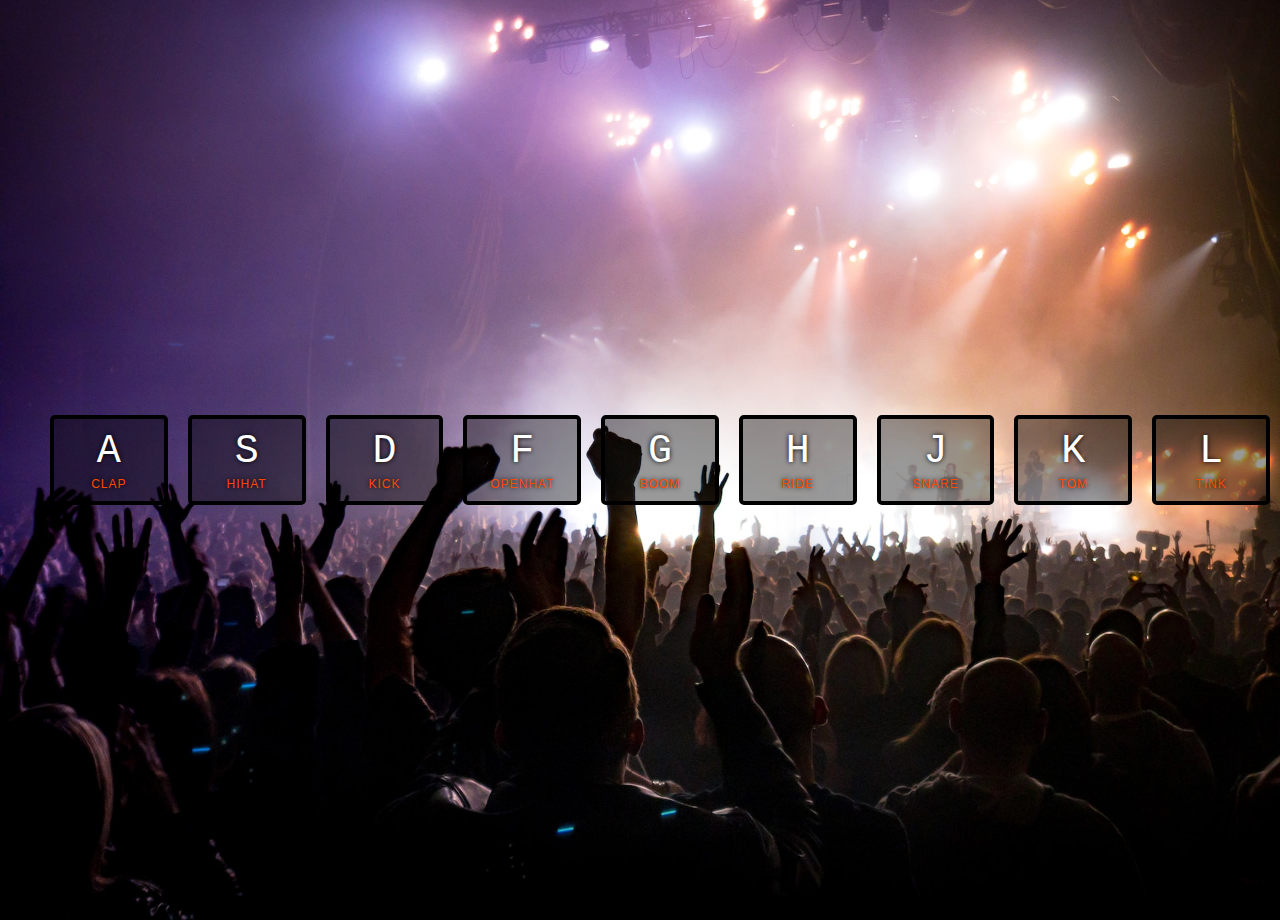
<file: 01-JavaScript Drum Kit/index.html>
<!DOCTYPE html>
<html lang="en">
<head>
    <meta charset="UTF-8">
    <meta http-equiv="X-UA-Compatible" content="IE=edge">
    <meta name="viewport" content="width=device-width, initial-scale=1.0">
    <link rel="stylesheet" type="text/css" href="./styles.css" />
    <title>01 - JS Drum Kit</title>
</head>
<body>
    <ul class="keys">
        <li data-key="KeyA" class="key">
          <kbd>A</kbd>
          <span class="sound">clap</span>
        </li>
        <li data-key="KeyS" class="key">
          <kbd>S</kbd>
          <span class="sound">hihat</span>
        </li>
        <li data-key="KeyD" class="key">
          <kbd>D</kbd>
          <span class="sound">kick</span>
        </li>
        <li data-key="KeyF" class="key">
          <kbd>F</kbd>
          <span class="sound">openhat</span>
        </li>
        <li data-key="KeyG" class="key">
          <kbd>G</kbd>
          <span class="sound">boom</span>
        </li>
        <li data-key="KeyH" class="key">
          <kbd>H</kbd>
          <span class="sound">ride</span>
        </li>
        <li data-key="KeyJ" class="key">
          <kbd>J</kbd>
          <span class="sound">snare</span>
        </li>
        <li data-key="KeyK" class="key">
          <kbd>K</kbd>
          <span class="sound">tom</span>
        </li>
        <li data-key="KeyL" class="key">
          <kbd>L</kbd>
          <span class="sound">tink</span>
        </li>
    </ul>

    <audio data-key="KeyA" src="./sounds/clap.wav"></audio>
    <audio data-key="KeyS" src="./sounds/hihat.wav"></audio>
    <audio data-key="KeyD" src="./sounds/kick.wav"></audio>
    <audio data-key="KeyF" src="./sounds/openhat.wav"></audio>
    <audio data-key="KeyG" src="./sounds/boom.wav"></audio>
    <audio data-key="KeyH" src="./sounds/ride.wav"></audio>
    <audio data-key="KeyJ" src="./sounds/snare.wav"></audio>
    <audio data-key="KeyK" src="./sounds/tom.wav"></audio>
    <audio data-key="KeyL" src="./sounds/tink.wav"></audio>

    <script src="./main.js"></script>
</body>
</html>
</file>
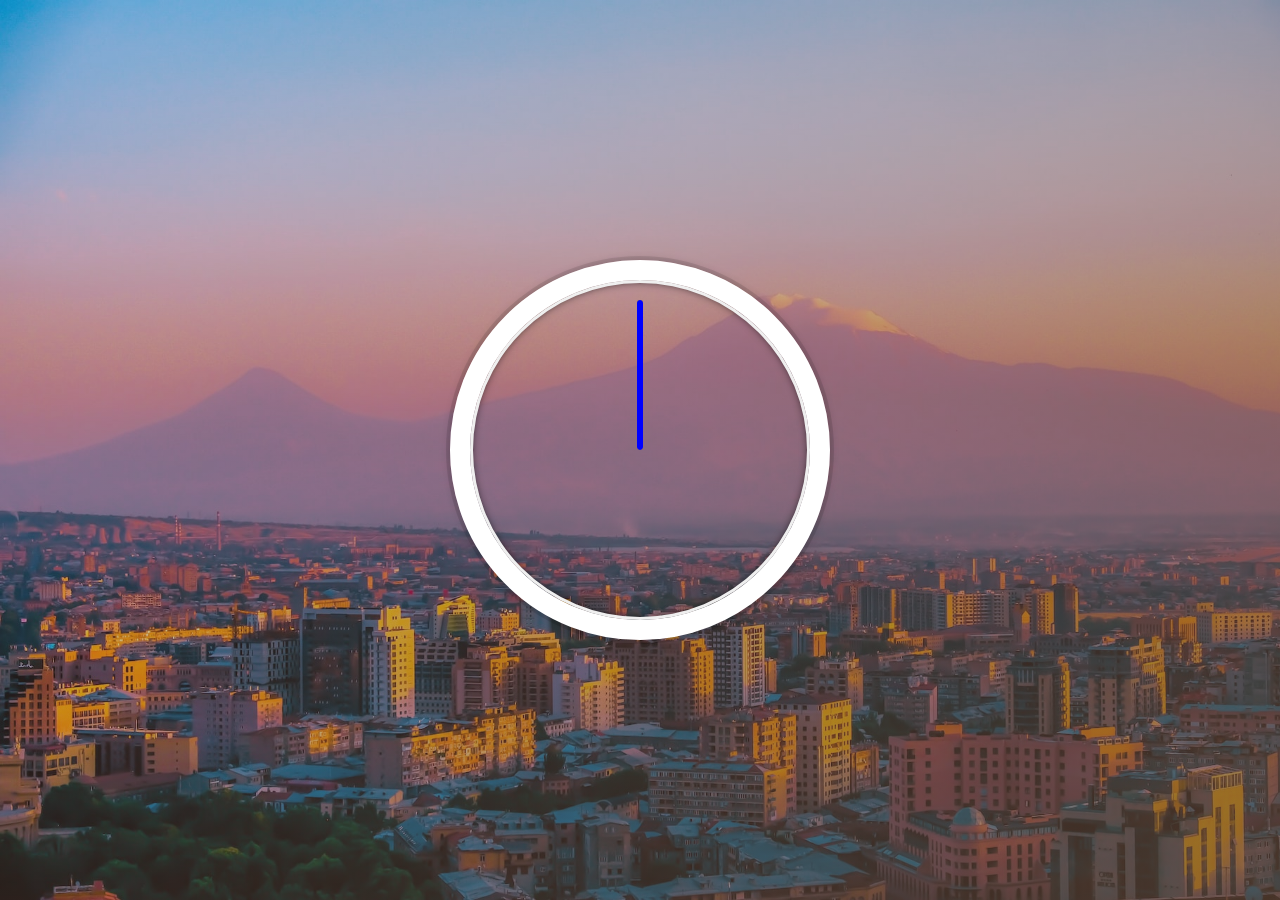
<file: 02-JavaScript Clock/index.html>
<!DOCTYPE html>
<html lang="en">
<head>
    <meta charset="UTF-8">
    <meta http-equiv="X-UA-Compatible" content="IE=edge">
    <meta name="viewport" content="width=device-width, initial-scale=1.0">
    <link rel="stylesheet" type="text/css" href="./styles.css"/>
    <title>02 - JS Clock</title>
</head>
<body>
    <div class="clock">
        <div class="clock-face">
            <div class="hand hour-hand"></div>
            <div class="hand min-hand"></div>
            <div class="hand second-hand"></div>
        </div>
    </div>
    

    <script src="./main.js"></script>
</body>
</html>
</file>
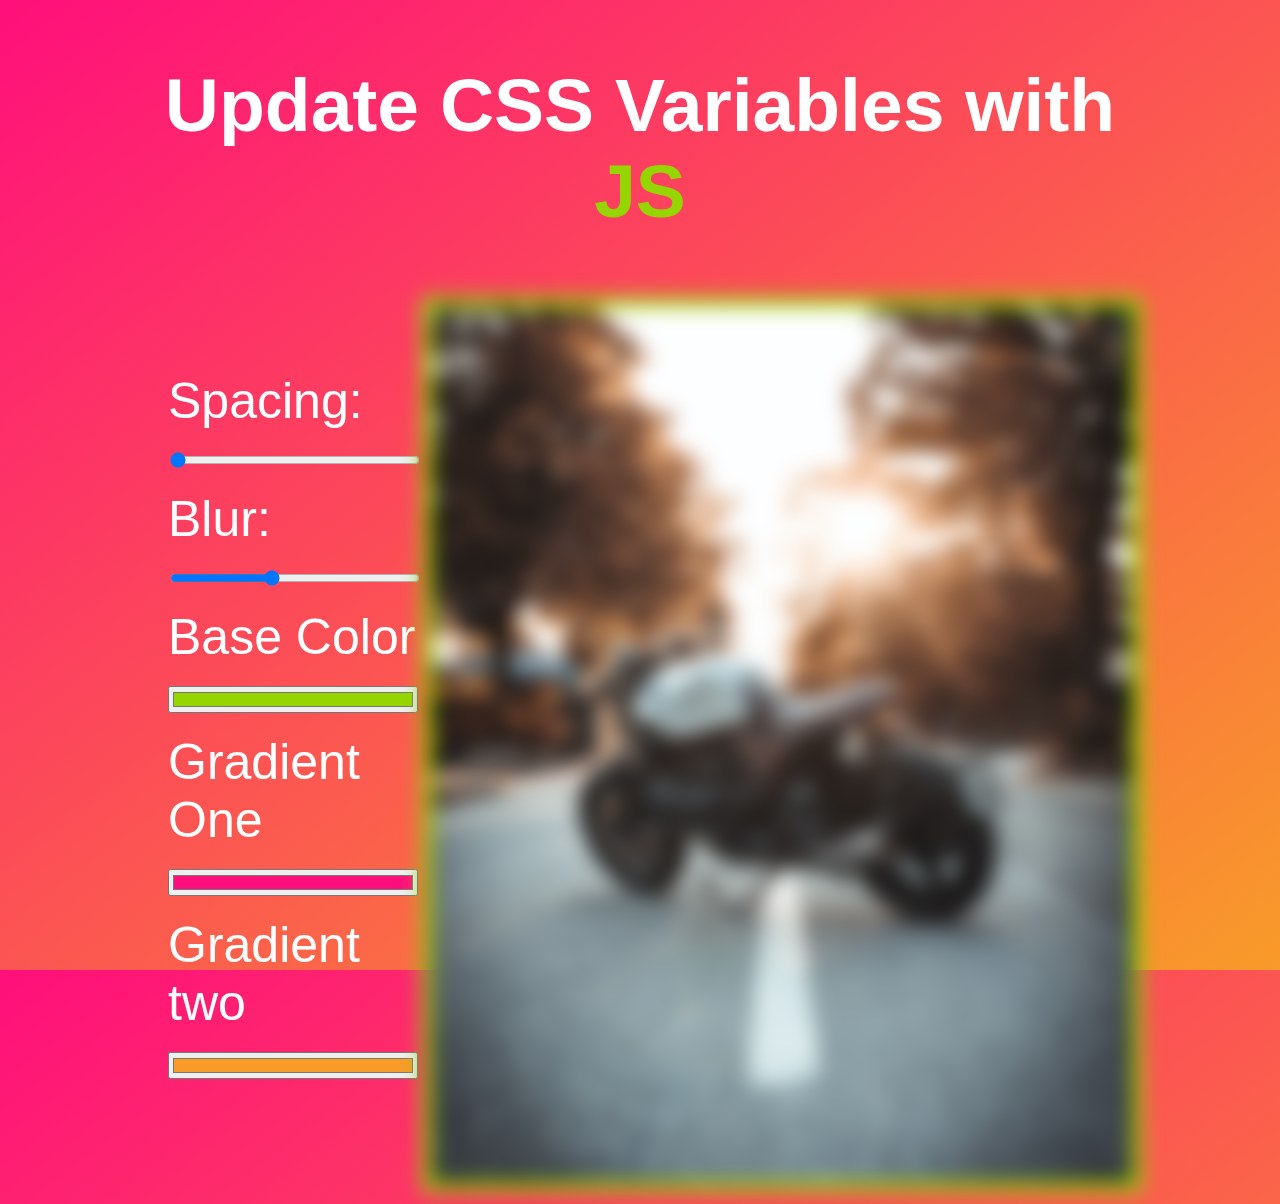
<file: 03-CSS Variables and JS/index.html>
<!DOCTYPE html>
<html lang="en">
<head>
    <meta charset="UTF-8">
    <meta http-equiv="X-UA-Compatible" content="IE=edge">
    <meta name="viewport" content="width=device-width, initial-scale=1.0">
    <link rel="stylesheet" type="text/css" href="./styles.css"/>
    <title>03 - CSS Variables</title>
</head>
<body>
    <h2>Update CSS Variables with <br><span class='hl'>JS</span></h2>

    <div class="container">
        <div class="controls">
            <label for="spacing">Spacing:</label>
            <input id="spacing" type="range" name="spacing" min="10" max="100" value="10" data-sizing="px">
        
            <label for="blur">Blur:</label>
            <input id="blur" type="range" name="blur" min="0" max="25" value="10" data-sizing="px">
        
            <label for="base">Base Color</label>
            <input id="base" type="color" name="base" value="#95D600">

            <label for="base">Gradient One</label>
            <input id="gradientOne" type="color" name="gradientPrimary" value="#ff0f7b">

            <label for="base">Gradient two</label>
            <input id="gradientTwo" type="color" name="gradientSecondary" value="#f89b29">
        </div>
    
        <div>
            <img src="./img/CssVariables.jpg">
        </div>
    </div>

    <script src="./main.js"></script>
</body>
</html>
</file>
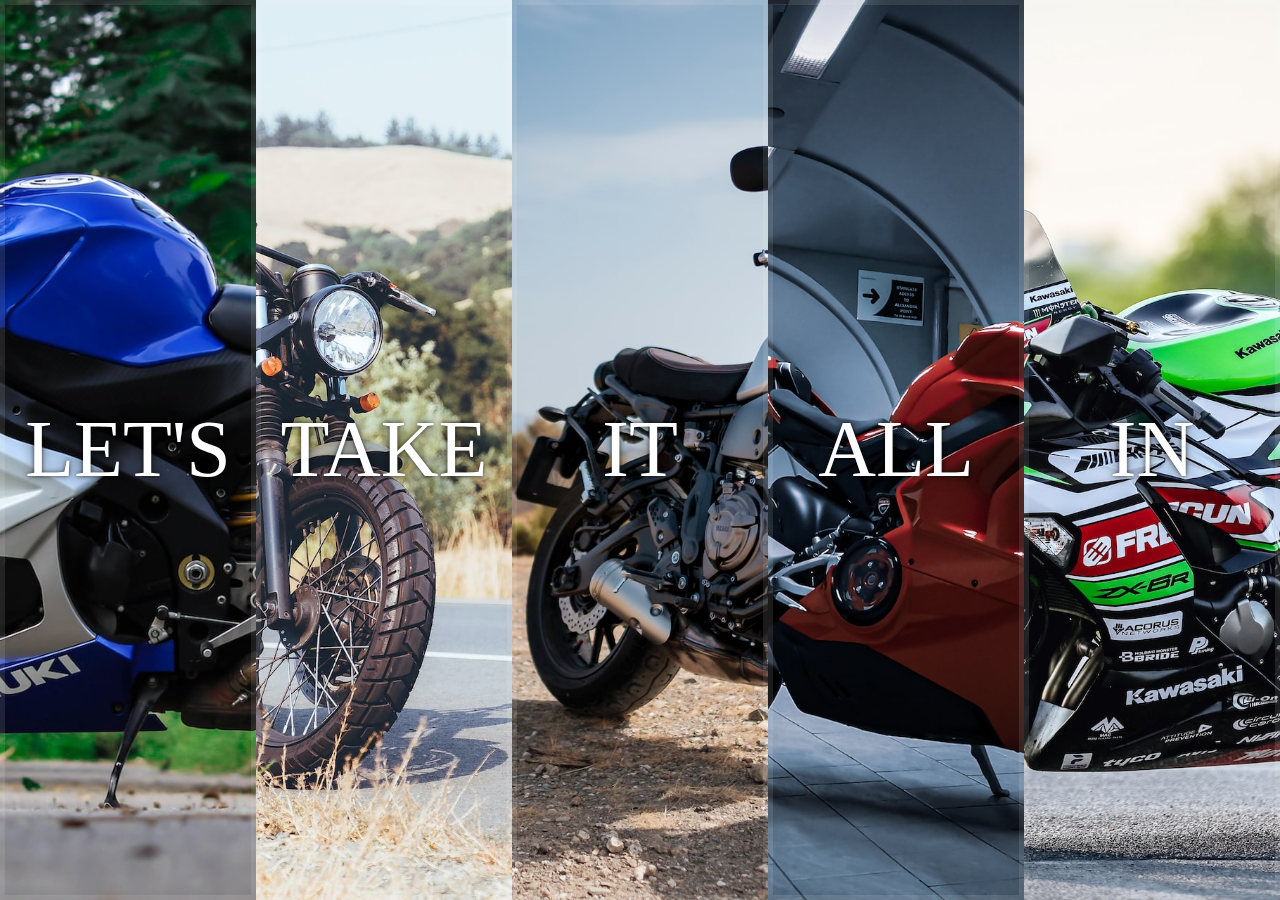
<file: 05-Flex Panels Image Gallery/index.html>
<!DOCTYPE html>
<html lang="en">
<head>
    <meta charset="UTF-8">
    <meta http-equiv="X-UA-Compatible" content="IE=edge">
    <meta name="viewport" content="width=device-width, initial-scale=1.0">
    <link rel="stylesheet" type="text/css" href="./styles.css"/>
    <title>05 - Flex Panels Image Gallery</title>
</head>
<body>
  <div class="panels">
      <div class="panel panel1">
        <p>Hey</p>
        <p>Let's</p>
        <p>Dance</p>
      </div>
      <div class="panel panel2">
        <p>Give</p>
        <p>Take</p>
        <p>Receive</p>
      </div>
      <div class="panel panel3">
        <p>Experience</p>
        <p>It</p>
        <p>Today</p>
      </div>
      <div class="panel panel4">
        <p>Give</p>
        <p>All</p>
        <p>You can</p>
      </div>
      <div class="panel panel5">
        <p>Life</p>
        <p>In</p>
        <p>Motion</p>
      </div>
    </div>
    <script src="./main.js"></script>
</body>
</html>
</file>
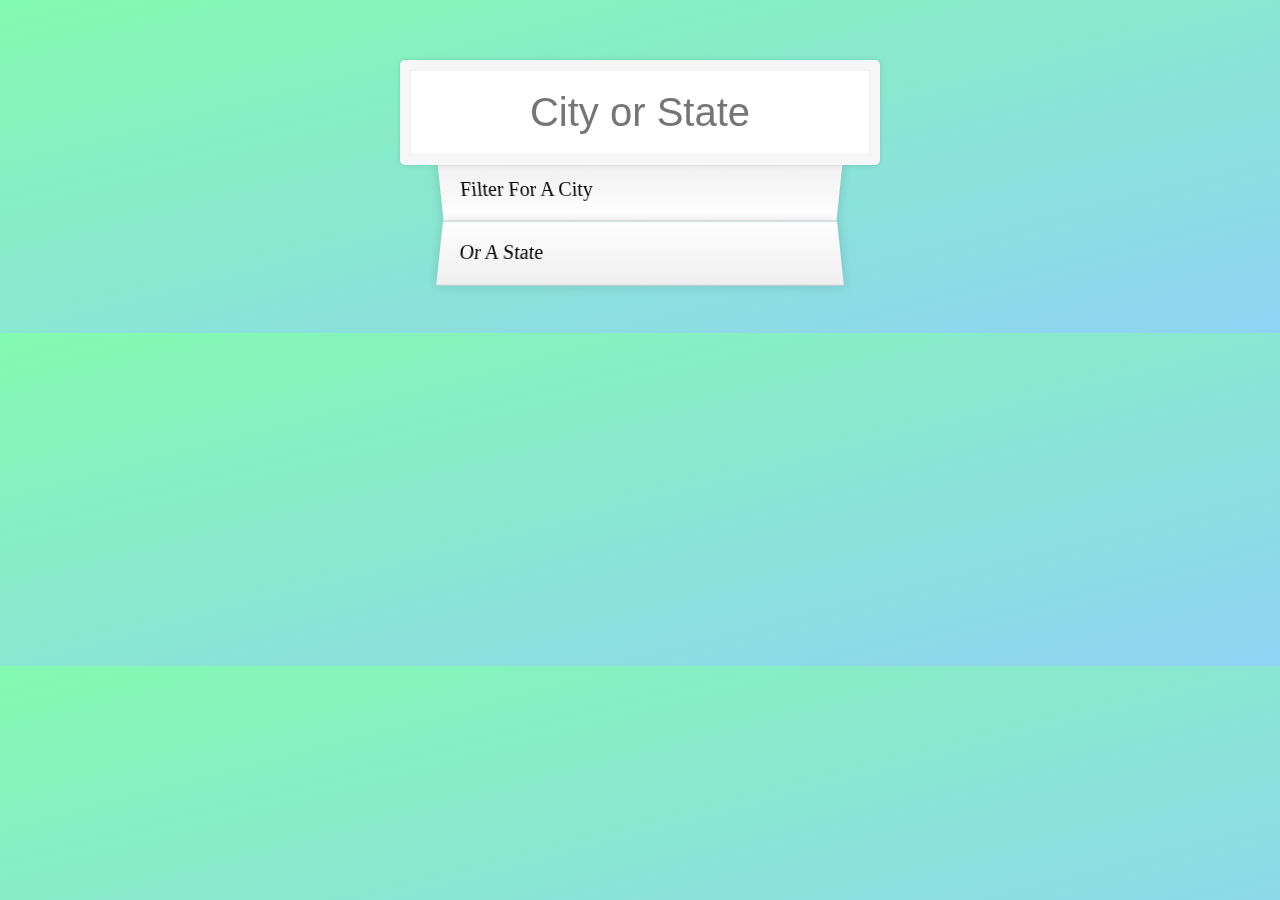
<file: 06-Ajax Type Ahead/index.html>
<!DOCTYPE html>
<html lang="en">
<head>
    <meta charset="UTF-8">
    <meta http-equiv="X-UA-Compatible" content="IE=edge">
    <meta name="viewport" content="width=device-width, initial-scale=1.0">
    <link rel="stylesheet" type="text/css" href="./styles.css"/>
    <title>06 - Ajax Type Ahead</title>
</head>
<body>
    <form class="search-form">
        <input type="text" class="search" placeholder="City or State">
        <ul class="suggestions">
          <li>Filter for a city</li>
          <li>or a state</li>
        </ul>
      </form>
    
    <script src="./main.js"></script>
</body>
</html>
</file>
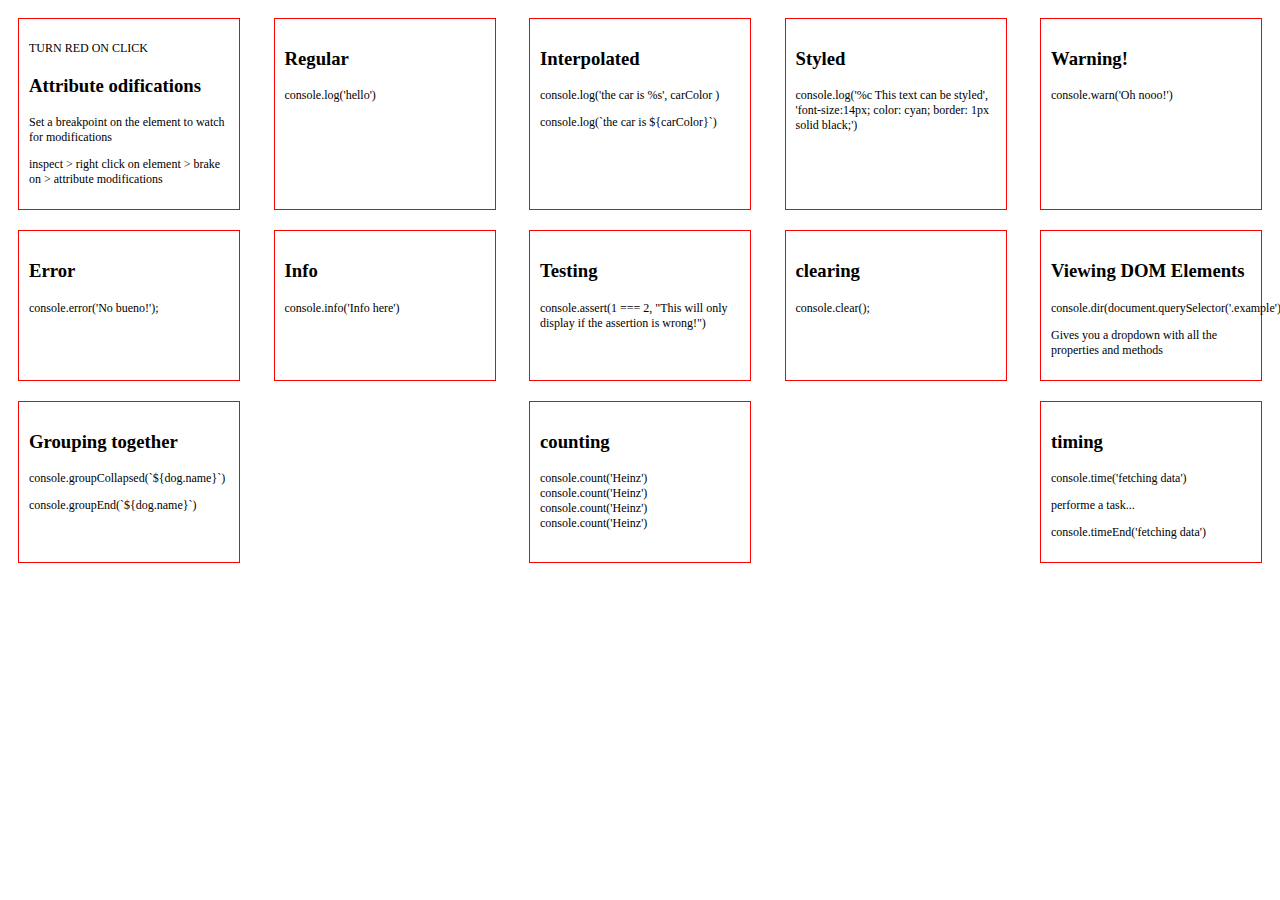
<file: 09-14 Must Know Dev Tools Tricks/index.html>
<!DOCTYPE html>
<html lang="en">
<head>
    <meta charset="UTF-8">
    <meta http-equiv="X-UA-Compatible" content="IE=edge">
    <meta name="viewport" content="width=device-width, initial-scale=1.0">
    <link rel="stylesheet" type="text/css" href="./styles.css">
    <title>09-14 Must Know Dev Tools</title>
</head>
<body>
    <div>
        <p class="example" onclick="makeRed()">TURN RED ON CLICK</p>
        <h3>Attribute odifications</h3>
        <p>Set a breakpoint on the element to watch for modifications</p>
        <p>inspect > right click on element > brake on > attribute modifications</p>
    </div>
    <div>
        <h3>Regular</h3>
        <p>console.log('hello')</p>
    </div>
    <div>
        <h3>Interpolated</h3>
        <p>console.log('the car is %s', carColor )</p>
        <p>console.log(`the car is ${carColor}`)</p>
    </div>
    <div>
        <h3>Styled</h3>
        <p>console.log('%c This text can be styled', 'font-size:14px; color: cyan; border: 1px solid black;')</p>
    </div>
    <div>
        <h3>Warning!</h3>
        <p>console.warn('Oh nooo!')</p>
    </div>
    <div>
        <h3>Error</h3>
        <p>console.error('No bueno!');</p>
    </div>
    <div>
        <h3>Info</h3>
        <p>console.info('Info here')</p>
    </div>
    <div>
        <h3>Testing</h3>
        <p>console.assert(1 === 2, "This will only display if the assertion is wrong!")</p>
    </div>
    <div>
        <h3>clearing</h3>
        <p>console.clear();</p>
    </div>
    <div>
        <h3>Viewing DOM Elements</h3>
        <p>console.dir(document.querySelector('.example'));</p>
        <p>Gives you a dropdown with all the properties and methods</p>
    </div>
    <div>
        <h3>Grouping together</h3>
        <p>console.groupCollapsed(`${dog.name}`)</p>
        <p>console.groupEnd(`${dog.name}`)</p>
    </div>
    <div>
        <h3>counting</h3>
        <p>console.count('Heinz')
            console.count('Heinz')
            console.count('Heinz')
            console.count('Heinz')</p>
    </div>
    <div>
        <h3>timing</h3>
        <p>console.time('fetching data')</p>
        <p>performe a task...</p>
        <p>console.timeEnd('fetching data')</p>
    </div>
    <script src="./main.js"></script>
</body>
</html>
</file>
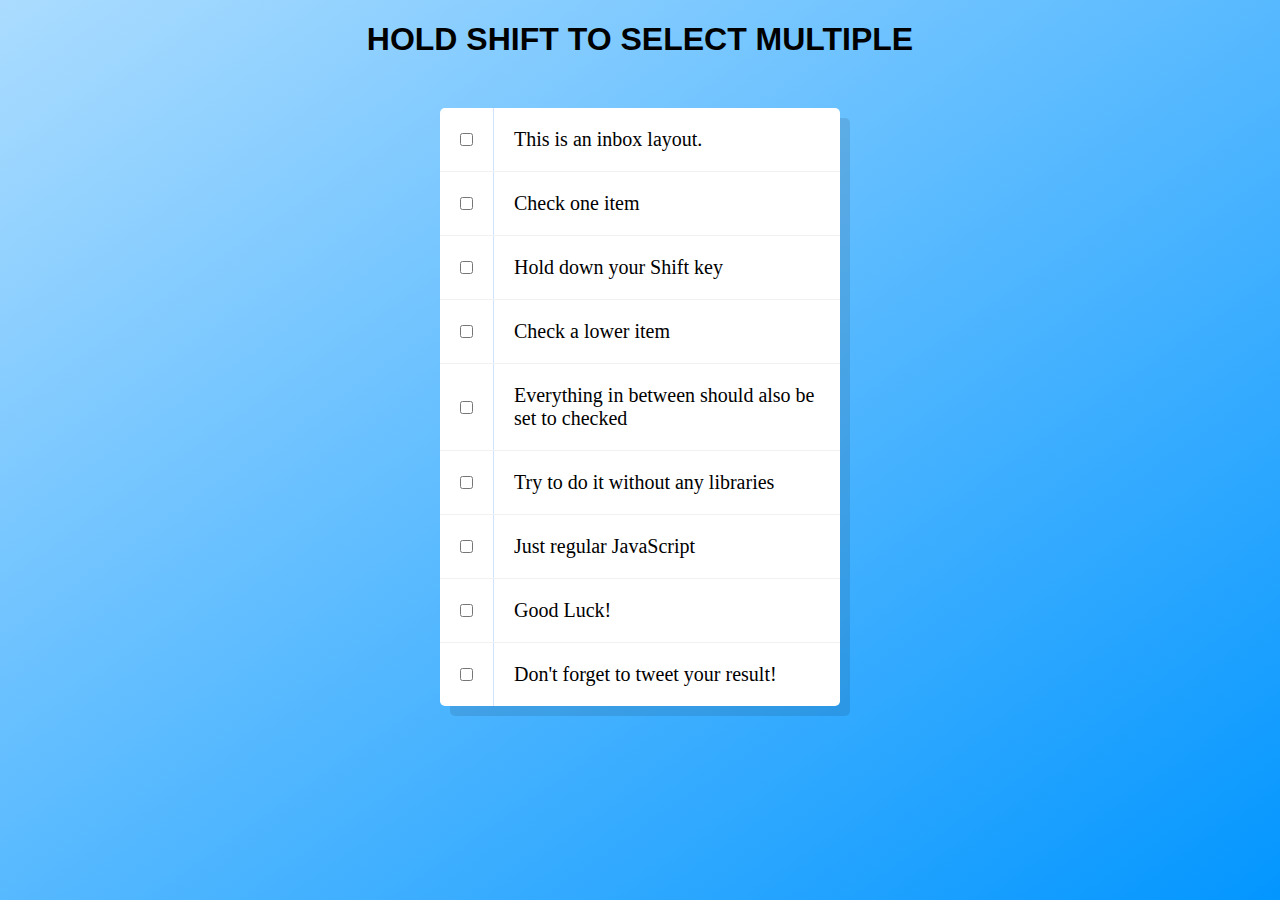
<file: 10-Hold Shift to Check multiple Checkboxes/index.html>
<!DOCTYPE html>
<html lang="en">
<head>
    <meta charset="UTF-8">
    <meta http-equiv="X-UA-Compatible" content="IE=edge">
    <meta name="viewport" content="width=device-width, initial-scale=1.0">
    <link rel="stylesheet" type="text/css" href="./styles.css">
    <title>10 - Hold Shift to Check multiple Boxes</title>
</head>
<body>
    <h1 style="text-align: center; text-transform: uppercase;">Hold Shift to select multiple</h1>
    <div class="inbox">
        <div class="item">
          <input type="checkbox">
          <p>This is an inbox layout.</p>
        </div>
        <div class="item">
          <input type="checkbox">
          <p>Check one item</p>
        </div>
        <div class="item">
          <input type="checkbox">
          <p>Hold down your Shift key</p>
        </div>
        <div class="item">
          <input type="checkbox">
          <p>Check a lower item</p>
        </div>
        <div class="item">
          <input type="checkbox">
          <p>Everything in between should also be set to checked</p>
        </div>
        <div class="item">
          <input type="checkbox">
          <p>Try to do it without any libraries</p>
        </div>
        <div class="item">
          <input type="checkbox">
          <p>Just regular JavaScript</p>
        </div>
        <div class="item">
          <input type="checkbox">
          <p>Good Luck!</p>
        </div>
        <div class="item">
          <input type="checkbox">
          <p>Don't forget to tweet your result!</p>
        </div>
      </div>
    
    <script src="./main.js"></script>
</body>
</html>
</file>
<file: 01-JavaScript Drum Kit/styles.css>
html {
    font-size: 10px;
    background: url('./background.jpg') bottom center;
    background-size: cover;
}

body,html {
    margin: 0;
    padding: 0;
    font-family: sans-serif;
}

.keys {
    list-style: none;
    display: flex;
    flex: 1;
    min-height: 100vh;
    align-items: center;
    justify-content: center;
}

.key {
    border: .4rem solid black;
    border-radius: .5rem;
    margin: 1rem;
    font-size: 1.5rem;
    padding: 1rem .5rem;
    transition: all .07s ease;
    width: 10rem;
    text-align: center;
    color: white;
    background: rgba(0,0,0,0.4);
    text-shadow: 0 0 .5rem black;
}

.playing {
    transform: scale(1.1);
    border-color: #ff4800;
    box-shadow: 0 0 1rem #ff4800;
}

kbd {
    display: block;
    font-size: 4rem;
}

.sound {
    font-size: 1.2rem;
    text-transform: uppercase;
    letter-spacing: .1rem;
    color: #ff4800;
}
</file>
<file: 02-JavaScript Clock/styles.css>
html {
    background-image: linear-gradient(to right bottom, rgba(87,38,38, .07), rgba(100,72,55,0.7)), url(./img/ClockJS.jpg);
    background-size: cover;
    font-family: 'helvetica neue';
    text-align: center;
    font-size: 10px;
}

body {
    min-height: 100vh;
    margin: 0;
    font-size: 2rem;
    display: flex;
    flex: 1;
    align-items: center;
}

.clock {
    width: 30rem;
    height: 30rem;
    border: 20px solid white;
    border-radius: 50%;
    margin: 50px auto;
    position: relative;
    padding: 2rem;
    box-shadow:
    0 0 0 4px rgba(0,0,0,0.1),
    inset 0 0 0 3px #EFEFEF,
    inset 0 0 10px black,
    0 0 10px rgba(0,0,0,0.2);
}

.clock-face {
    position: relative;
    width: 100%;
    height: 100%;
    transform: translateY(-3px); /* account for the height of the clock hands */
}

.hand {
    width: 50%;
    height: 6px;
    border-radius: 10px;
    background: black;
    position: absolute;
    top: 50%;
    transform-origin: 100%;
    transform: rotate(90deg);
    transition: all 0.05s;
    transition-timing-function: cubic-bezier(0.1, 2.7, 0.58, 1);
}

.hour-hand {
    background: red;
}

.min-hand {
    background: yellow;
}

.second-hand {
    background-color: blue;
}
</file>
<file: 03-CSS Variables and JS/styles.css>
:root {
    --base: #95D600;
    --gradientPrimary: #ff0f7b;
    --gradientSecondary: #f89b29;
    --spacing: 10px;
    --blur: 10px;
}

img {
    width: 700px;
    padding: var(--spacing);
    background: var(--base);
    filter: blur(var(--blur));
}

.hl {
    color: var(--base);
}

body {
    text-align: center;
    height: 100vh;
    background-image: linear-gradient(to right bottom, var(--gradientPrimary), var(--gradientSecondary));
    color: white;
    font-family: 'helvetica neue', sans-serif;
    font-weight: 100;
    font-size: 50px;
}

.container {
    padding: 0rem 10rem;
    display: flex;
    flex-direction: row;
    justify-content: space-between;
    align-items: center;
}

.controls {
    text-align: left;
    margin-bottom: 50px;
    display: flex;
    flex-direction: column;
    gap: 20px 0;
}

input {
    width: 250px;
}
</file>
<file: 05-Flex Panels Image Gallery/styles.css>
html {
    box-sizing: border-box;
    background: #ffc600;
    font-family: 'helvetica neue';
    font-size: 20px;
    font-weight: 200;
}
  
body {
    margin: 0;
}
  
*, *:before, *:after {
    box-sizing: inherit;
}

.panels {
    min-height: 100vh;
    overflow: hidden;
    display: flex;
}

.panel {
    background: #6B0F9C;
    box-shadow: inset 0 0 0 5px rgba(255,255,255,0.1);
    color: white;
    text-align: center;
    align-items: center;
    /* Safari transitionend event.propertyName === flex */
    /* Chrome + FF transitionend event.propertyName === flex-grow */
    transition: font-size 0.7s cubic-bezier(0.61,-0.19, 0.7,-0.11), flex 0.7s cubic-bezier(0.61,-0.19, 0.7,-0.11), background 0.2s; /* Can animate flex transitions*/
    font-size: 20px;
    background-size: cover;
    background-position: center;
    flex: 1;
    display: flex;
    justify-content: center;
    align-items: center;
    flex-direction: column;
  }

.panel1 { background-image:url(./img/Panel1.jpg); }
.panel2 { background-image:url(./img/Panel2.jpg); }
.panel3 { background-image:url(./img/Panel3.jpg); }
.panel4 { background-image:url(./img/Panel4.jpg); }
.panel5 { background-image:url(./img/Panel5.jpg); }

/* Flex Children */
.panel > * {
    margin: 0;
    width: 100%;
    transition: transform 0.5s;
    flex: 1 0 auto;
    display: flex;
    justify-content: center;
    align-items: center;
}

.panel > *:first-child {
    transform: translateY(-100%);
}
.panel.open-active > *:first-child{
    transform: translateY(0%);
}
.panel > *:last-child {
    transform: translateY(100%);
}
.panel.open-active > *:last-child {
    transform: translateY(0%);
}

.panel p {
    text-transform: uppercase;
    font-family: 'Amatic SC', cursive;
    text-shadow: 0 0 4px rgba(0, 0, 0, 0.72), 0 0 14px rgba(0, 0, 0, 0.45);
    font-size: 2em;
}
  
.panel p:nth-child(2) {
    font-size: 4em;
}

.panel.open {
    font-size: 40px;
    flex: 9;
}
</file>
<file: 06-Ajax Type Ahead/styles.css>
html {
    box-sizing: border-box;
    background-image: linear-gradient(to right bottom, #84fab0, #8fd3f4);
    font-family: 'helvetica neue';
    font-size: 20px;
    font-weight: 200;
}

*, *:before, *:after {
    box-sizing: inherit;
}

input {
    width: 100%;
    padding: 20px;
}

.search-form {
    max-width: 400px;
    margin: 50px auto;
}

input.search {
    margin: 0;
    text-align: center;
    outline: 0;
    border: 10px solid #F7F7F7;
    width: 120%;
    left: -10%;
    position: relative;
    top: 10px;
    z-index: 2;
    border-radius: 5px;
    font-size: 40px;
    box-shadow: 0 0 5px rgba(0, 0, 0, 0.12), inset 0 0 2px rgba(0, 0, 0, 0.19);
}

.suggestions {
    margin: 0;
    padding: 0;
    position: relative;
    /*perspective: 20px;*/
}

.suggestions li {
    background: white;
    list-style: none;
    border-bottom: 1px solid #D8D8D8;
    box-shadow: 0 0 10px rgba(0, 0, 0, 0.14);
    margin: 0;
    padding: 20px;
    transition: background 0.2s;
    display: flex;
    justify-content: space-between;
    text-transform: capitalize;
}

.suggestions li:nth-child(even) {
    transform: perspective(100px) rotateX(3deg) translateY(2px) scale(1.001);
    background: linear-gradient(to bottom,  #ffffff 0%,#EFEFEF 100%);
}

.suggestions li:nth-child(odd) {
    transform: perspective(100px) rotateX(-3deg) translateY(3px);
    background: linear-gradient(to top,  #ffffff 0%,#EFEFEF 100%);
}

span.population {
    font-size: 15px;
}

.hl {
    background-image: linear-gradient(to right bottom, #f6d365, #fda085);
}
</file>
<file: 09-14 Must Know Dev Tools Tricks/styles.css>
body {
    display: flex;
    flex-direction: row;
    flex-wrap: wrap;
    justify-content: space-between;
}

div {
    margin: 10px;
    padding: 10px;
    border: 1px red solid;
    width: 200px;
}

p {
    font-size: 12px;
}
</file>
<file: 10-Hold Shift to Check multiple Checkboxes/styles.css>
html {
    font-family: sans-serif;
    background: linear-gradient(to right bottom, #ABDCFF, #0396FF);
    height: 100vh;
}

.inbox {
    max-width: 400px;
    margin: 50px auto;
    background: white;
    border-radius: 5px;
    box-shadow: 10px 10px 0 rgba(0,0,0,0.1);
}

.item {
    display: flex;
    align-items: center;
    border-bottom: 1px solid #F1F1F1;
}

.item:last-child {
    border-bottom: 0;
}

input:checked + p {
    background: #F9F9F9;
    text-decoration: line-through;
}

input[type="checkbox"] {
    margin: 20px;
}

p {
    margin: 0;
    padding: 20px;
    transition: background 0.2s;
    flex: 1;
    font-family:'helvetica neue';
    font-size: 20px;
    font-weight: 200;
    border-left: 1px solid #D1E2FF;
}
</file>
